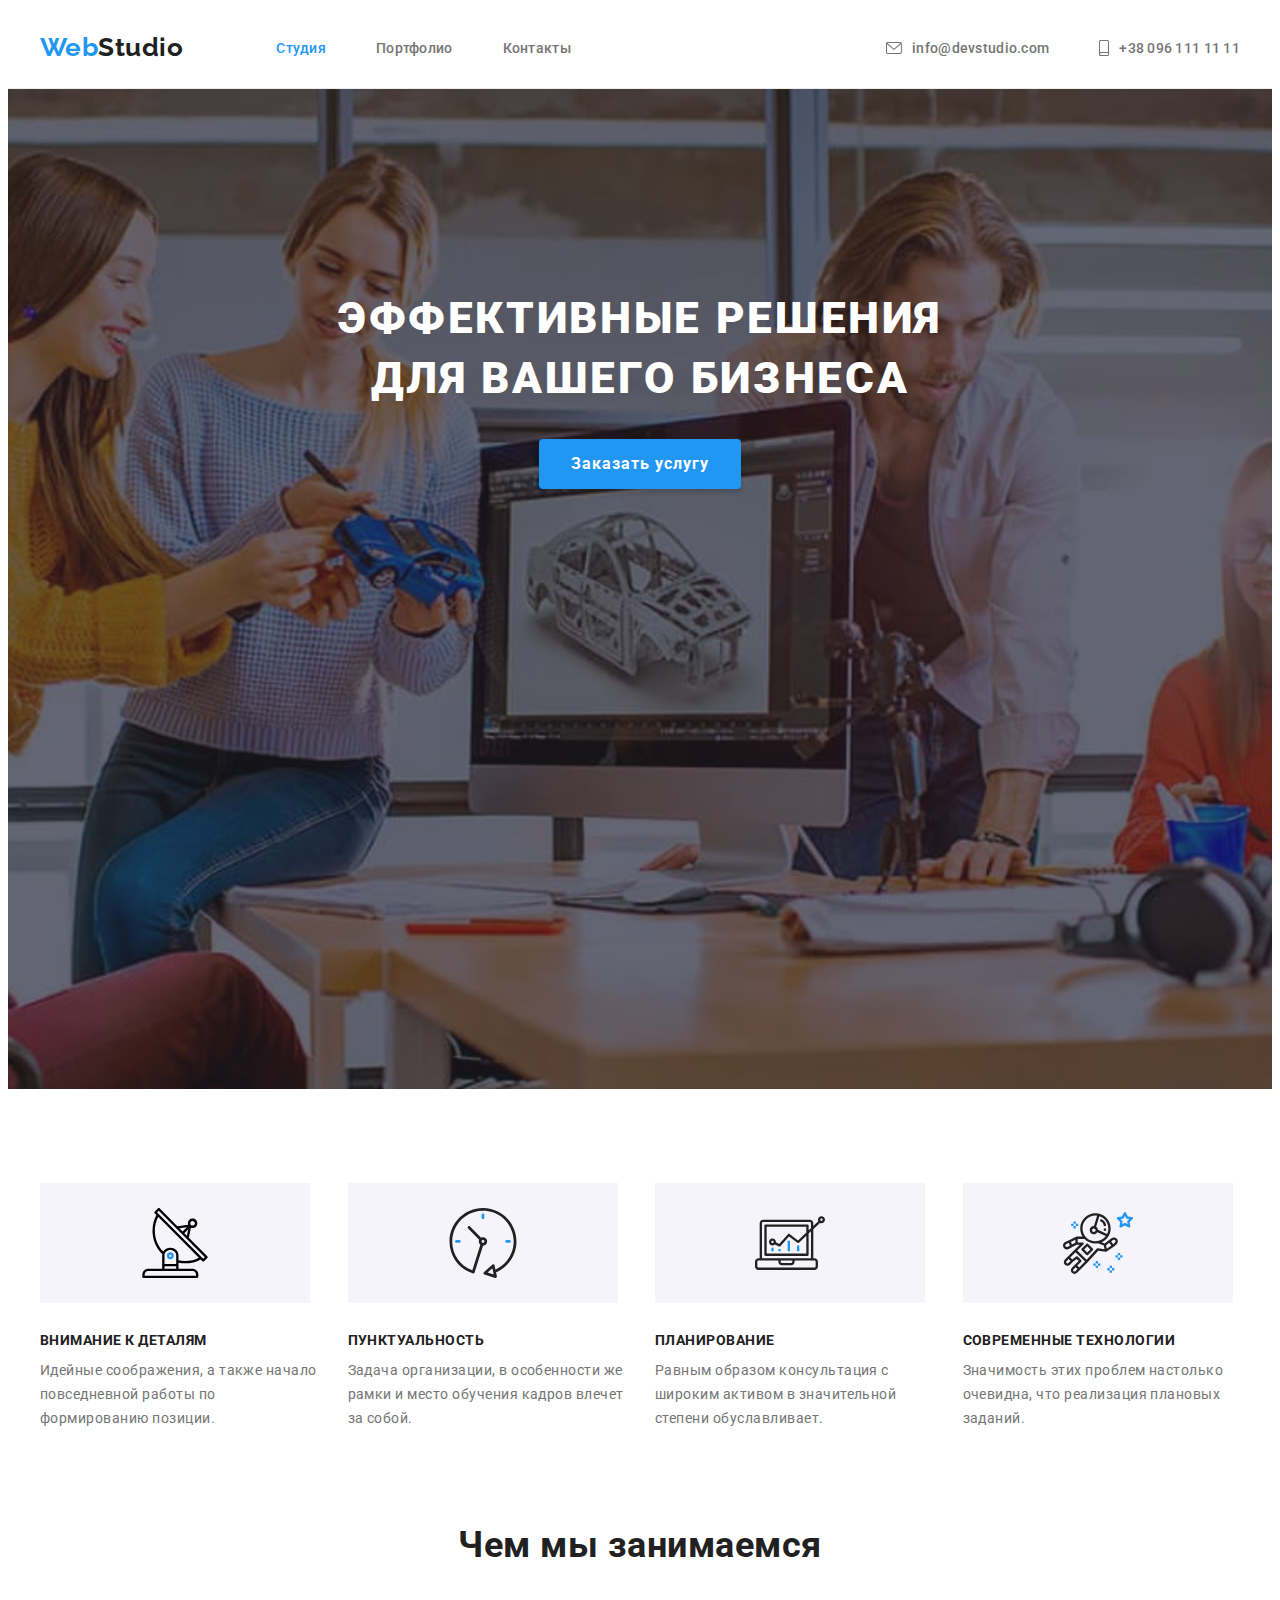
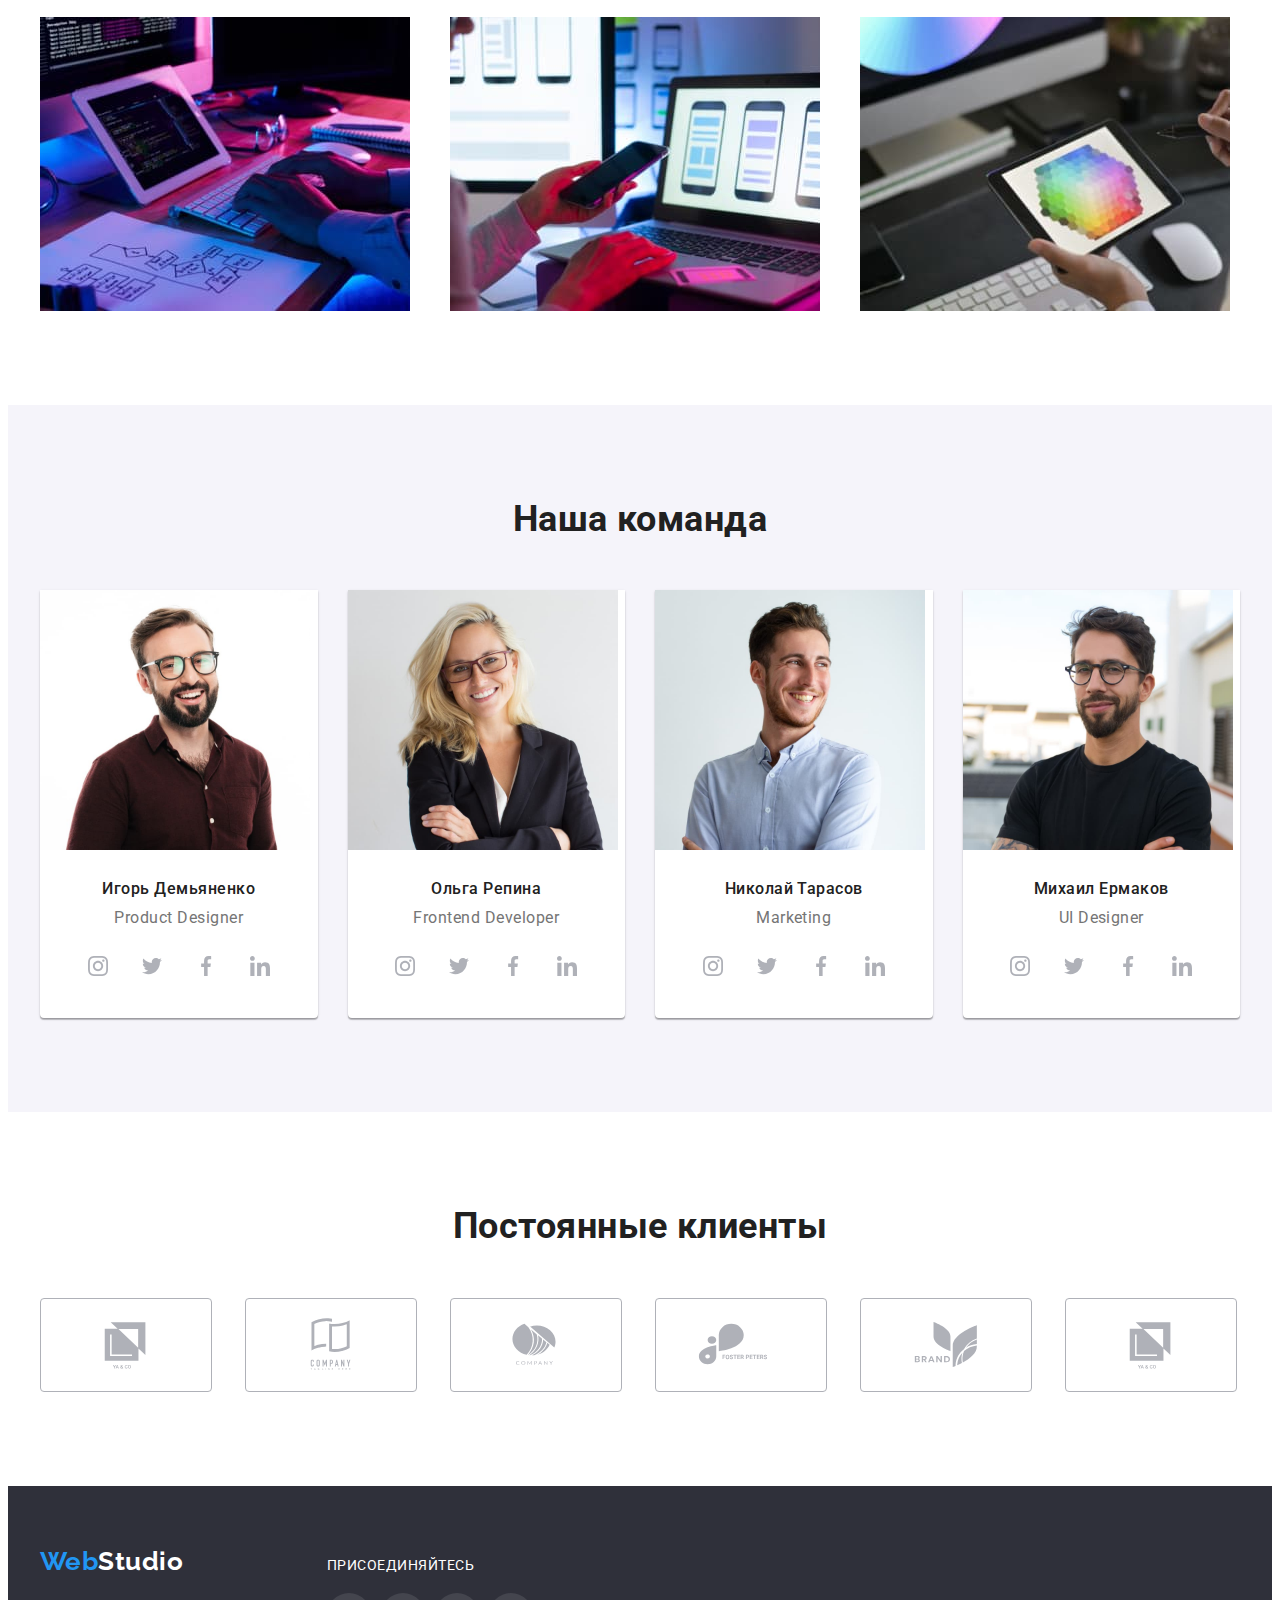
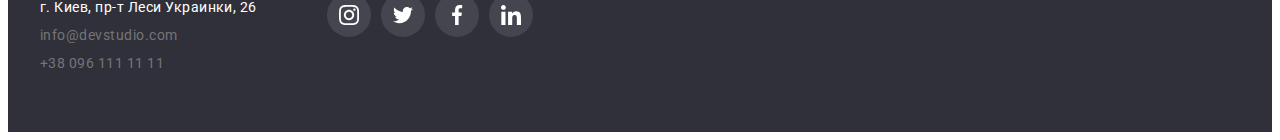
<file: index.html>
<!DOCTYPE html>
<html lang="ru">
  <head>
    <meta charset="UTF-8" />
    <meta http-equiv="X-UA-Compatible" content="IE=edge" />
    <meta name="viewport" content="width=device-width, initial-scale=1.0" />
    <title>WebStudio</title>
    <link rel="preconnect" href="https://fonts.googleapis.com" />
    <link rel="preconnect" href="https://fonts.gstatic.com" crossorigin />
    <link
      href="https://fonts.googleapis.com/css2?family=Raleway:wght@700&family=Roboto:wght@400;500;700;900&display=swap"
      rel="stylesheet"
    />
    <link
      rel="stylesheet"
      href="https://cdnjs.cloudflare.com/ajax/libs/modern-normalize/1.1.0/modern-normalize.min.css"
      integrity="sha512-wpPYUAdjBVSE4KJnH1VR1HeZfpl1ub8YT/NKx4PuQ5NmX2tKuGu6U/JRp5y+Y8XG2tV+wKQpNHVUX03MfMFn9Q=="
      crossorigin="anonymous"
      referrerpolicy="no-referrer"
    />
    <link rel="stylesheet" href="./css/style.css" />
  </head>
  <body>
    <header class="header">
      <div class="container header-wrap">
        <nav class="nav">
          <a class="logo header-logo link" lang="en" href="./index.html">
            <span class="accent">Web</span>Studio</a>
          <ul class="nav-menu-items list">
            <li class="nav-menu-item">
              <a class="nav-menu-link link current" href="./index.html">Студия</a>
            </li>
            <li class="nav-menu-item">
              <a class="nav-menu-link link" href="./portfolio.html">Портфолио</a>
            </li>
            <li class="nav-menu-item">
              <a class="nav-menu-link link" href="">Контакты</a>
            </li>
          </ul>
        </nav>

        <ul class="header-contact-items list">
          <li class="header-contact-item">
            <a class="nav-menu-link contact-link link" href="mailto:info@devstudio.com">
              <svg class="header-contact-icon" width="16" height="12">
                <use href="./images/icons.svg#icon-envelope"></use>
              </svg>info@devstudio.com</a>
          </li>
          <li class="header-contact-item">
            <a class="nav-menu-link contact-link link" href="tel:+380961111111">
              <svg class="header-contact-icon" width="10" height="16">
                <use href="./images/icons.svg#icon-smartphone"></use></svg>+38 096 111 11 11</a>
          </li>
        </ul>
      </div>
    </header>
    <!-- /.header -->

    <main class="main">
      <section class="hero">
        <div class="container">
          <h1 class="hero-title">Эффективные решения для вашего бизнеса</h1>
          <button class="hero-btn" type="button">Заказать услугу</button>
        </div>
      </section>

      <section class="section advantages">
        <div class="container">
          <h2 class="visually-hidden">Наши преимущества</h2>
          <ul class="advantages-items list">
            <li class="advantages-item">
              <div class="advantages-icon-wrap">
                <svg class="advantages-icon" width="70" height="70">
                  <use href="./images/icons.svg#icon-antenna"></use>
                </svg>
              </div>
              <h3 class="advantages-item-title">Внимание к деталям</h3>
              <p class="advantages-descr">
                Идейные соображения, а также начало повседневной работы по формированию позиции.
              </p>
            </li>
            <li class="advantages-item">
              <div class="advantages-icon-wrap">
                <svg class="advantages-icon" width="70" height="70">
                  <use href="./images/icons.svg#icon-clock"></use>
                </svg>
              </div>
              <h3 class="advantages-item-title">Пунктуальность</h3>
              <p class="advantages-descr">
                Задача организации, в особенности же рамки и место обучения кадров влечет за собой.
              </p>
            </li>
            <li class="advantages-item">
              <div class="advantages-icon-wrap">
                <svg class="advantages-icon" width="70" height="70">
                  <use href="./images/icons.svg#icon-diagram"></use>
                </svg>
              </div>
              <h3 class="advantages-item-title">Планирование</h3>
              <p class="advantages-descr">
                Равным образом консультация с широким активом в значительной степени обуславливает.
              </p>
            </li>
            <li class="advantages-item">
              <div class="advantages-icon-wrap">
                <svg class="advantages-icon" width="70" height="70">
                  <use href="./images/icons.svg#icon-astronaut"></use>
                </svg>
              </div>
              <h3 class="advantages-item-title">Современные технологии</h3>
              <p class="advantages-descr">
                Значимость этих проблем настолько очевидна, что реализация плановых заданий.
              </p>
            </li>
          </ul>
        </div>
      </section>

      <section class="section about">
        <div class="container">
          <h2 class="about-title title">Чем мы занимаемся</h2>
          <ul class="about-items list">
            <li class="about-item">
              <img src="./images/box11.jpeg" alt="мужчина печатает на ноутбуке" width="370" />
            </li>
            <li class="about-item">
              <img
                src="./images/box22.jpeg"
                alt="мужчина синхронизирует телефон с ноутбуком"
                width="370"
              />
            </li>
            <li class="about-item">
              <img
                src="./images/box33.jpeg"
                alt="мужчина держит в графический руках планшет"
                width="370"
              />
            </li>
          </ul>
        </div>
      </section>

      <section class="section team">
        <div class="container">
          <h2 class="team-title title">Наша команда</h2>
          <ul class="team-items list">
            <li class="team-item">
              <img src="./images/ihor1.jpeg" alt="Игорь Демьяненко" width="270" />
              <div class="team-item-wrap">
                <h3 class="team-item-title">Игорь Демьяненко</h3>
                <p class="team-item-descr">Product Designer</p>
                <ul class="team-social-items list">
                  <li class="team-social-item">
                    <a href="" class="team-social-link link">
                      <svg class="team-social-icon" width="20" height="20">
                        <use href="./images/icons.svg#icon-instagram"></use>
                      </svg>
                    </a>
                  </li>
                  <li class="team-social-item">
                    <a href="" class="team-social-link link">
                      <svg class="team-social-icon" width="20" height="20">
                        <use href="./images/icons.svg#icon-twitter"></use>
                      </svg>
                    </a>
                  </li>
                  <li class="team-social-item">
                    <a href="" class="team-social-link link">
                      <svg class="team-social-icon" width="20" height="20">
                        <use href="./images/icons.svg#icon-facebook"></use>
                      </svg>
                    </a>
                  </li>
                  <li class="team-social-item">
                    <a href="" class="team-social-link link">
                      <svg class="team-social-icon" width="20" height="20">
                        <use href="./images/icons.svg#icon-linkedin"></use>
                      </svg>
                    </a>
                  </li>
                </ul>
              </div>
            </li>
            <li class="team-item">
              <img src="./images/olha1.jpeg" alt="Ольга Репина" width="270" />
              <div class="team-item-wrap">
                <h3 class="team-item-title">Ольга Репина</h3>
                <p class="team-item-descr">Frontend Developer</p>
                <ul class="team-social-items list">
                  <li class="team-social-item">
                    <a href="" class="team-social-link link">
                      <svg class="team-social-icon" width="20" height="20">
                        <use href="./images/icons.svg#icon-instagram"></use>
                      </svg>
                    </a>
                  </li>
                  <li class="team-social-item">
                    <a href="" class="team-social-link link">
                      <svg class="team-social-icon" width="20" height="20">
                        <use href="./images/icons.svg#icon-twitter"></use>
                      </svg>
                    </a>
                  </li>
                  <li class="team-social-item">
                    <a href="" class="team-social-link link">
                      <svg class="team-social-icon" width="20" height="20">
                        <use href="./images/icons.svg#icon-facebook"></use>
                      </svg>
                    </a>
                  </li>
                  <li class="team-social-item">
                    <a href="" class="team-social-link link">
                      <svg class="team-social-icon" width="20" height="20">
                        <use href="./images/icons.svg#icon-linkedin"></use>
                      </svg>
                    </a>
                  </li>
                </ul>
              </div>
            </li>
            <li class="team-item">
              <img src="./images/nikolai1.jpeg" alt="Ольга Репина" width="270" />
              <div class="team-item-wrap">
                <h3 class="team-item-title">Николай Тарасов</h3>
                <p class="team-item-descr">Marketing</p>
                <ul class="team-social-items list">
                  <li class="team-social-item">
                    <a href="" class="team-social-link link">
                      <svg class="team-social-icon" width="20" height="20">
                        <use href="./images/icons.svg#icon-instagram"></use>
                      </svg>
                    </a>
                  </li>
                  <li class="team-social-item">
                    <a href="" class="team-social-link link">
                      <svg class="team-social-icon" width="20" height="20">
                        <use href="./images/icons.svg#icon-twitter"></use>
                      </svg>
                    </a>
                  </li>
                  <li class="team-social-item">
                    <a href="" class="team-social-link link">
                      <svg class="team-social-icon" width="20" height="20">
                        <use href="./images/icons.svg#icon-facebook"></use>
                      </svg>
                    </a>
                  </li>
                  <li class="team-social-item">
                    <a href="" class="team-social-link link">
                      <svg class="team-social-icon" width="20" height="20">
                        <use href="./images/icons.svg#icon-linkedin"></use>
                      </svg>
                    </a>
                  </li>
                </ul>
              </div>
            </li>
            <li class="team-item">
              <img src="./images/mihail1.jpeg" alt="Михаил Ермаков" width="270" />
              <div class="team-item-wrap">
                <h3 class="team-item-title">Михаил Ермаков</h3>
                <p class="team-item-descr">UI Designer</p>
                <ul class="team-social-items list">
                  <li class="team-social-item">
                    <a href="" class="team-social-link link">
                      <svg class="team-social-icon" width="20" height="20">
                        <use href="./images/icons.svg#icon-instagram"></use>
                      </svg>
                    </a>
                  </li>
                  <li class="team-social-item">
                    <a href="" class="team-social-link link">
                      <svg class="team-social-icon" width="20" height="20">
                        <use href="./images/icons.svg#icon-twitter"></use>
                      </svg>
                    </a>
                  </li>
                  <li class="team-social-item">
                    <a href="" class="team-social-link link">
                      <svg class="team-social-icon" width="20" height="20">
                        <use href="./images/icons.svg#icon-facebook"></use>
                      </svg>
                    </a>
                  </li>
                  <li class="team-social-item">
                    <a href="" class="team-social-link link">
                      <svg class="team-social-icon" width="20" height="20">
                        <use href="./images/icons.svg#icon-linkedin"></use>
                      </svg>
                    </a>
                  </li>
                </ul>
              </div>
            </li>
          </ul>
        </div>
      </section>

      <section class="section customer">
        <div class="container">
          <h2 class="customer-title title">Постоянные клиенты</h2>
          <ul class="costomer-items list">
            <li class="customer-item">
              <a href="" class="customer-link link">
                <svg class="team-social-icon" width="106" height="60">
                  <use href="./images/icons.svg#icon-customer1"></use>
                </svg>
              </a>
            </li>
            <li class="customer-item">
              <a href="" class="customer-link link">
                <svg class="team-social-icon" width="106" height="60">
                  <use href="./images/icons.svg#icon-customer2"></use>
                </svg>
              </a>
            </li>
            <li class="customer-item">
              <a href="" class="customer-link link">
                <svg class="team-social-icon" width="106" height="60">
                  <use href="./images/icons.svg#icon-customer3"></use>
                </svg>
              </a>
            </li>
            <li class="customer-item">
              <a href="" class="customer-link link">
                <svg class="team-social-icon" width="106" height="60">
                  <use href="./images/icons.svg#icon-customer4"></use>
                </svg>
              </a>
            </li>
            <li class="customer-item">
              <a href="" class="customer-link link">
                <svg class="team-social-icon" width="106" height="60">
                  <use href="./images/icons.svg#icon-customer5"></use>
                </svg>
              </a>
            </li>
            <li class="customer-item">
              <a href="" class="customer-link link">
                <svg class="team-social-icon" width="106" height="60">
                  <use href="./images/icons.svg#icon-customer1"></use>
                </svg>
              </a>
            </li>
          </ul>
        </div>
      </section>
      <!-- /.customer -->
    </main>
    <!-- /.main -->

    <footer class="footer">
      <div class="container footer-wrap">
        <div class="footer-left-wrap">
          <a class="logo footer-logo link" href="./index.html">
            <span class="accent">Web</span>Studio</a>
          <address>
            <ul class="list">
              <li class="footer-contact-item">
                <a
                  class="footer-contact-link adress link"
                  href="https://goo.gl/maps/51sRgcLbkEEGanM38"
                  target="_blank"
                  rel="noopener noreferrer nofollow"
                >
                  г. Киев, пр-т Леси Украинки, 26
                </a>
              </li>
              <li class="footer-contact-item">
                <a class="footer-contact-link link" href="mailto:info@devstudio.com"
                  >info@devstudio.com</a
                >
              </li>
              <li class="footer-contact-item">
                <a class="footer-contact-link link" href="tel:+380961111111">+38 096 111 11 11</a>
              </li>
            </ul>
          </address>
        </div>
        <div class="footer-social-wrap">
          <p class="footer-cosial-title">присоединяйтесь</p>
          <ul class="footer-cosial-items list">
            <li class="footer-cosial-item">
              <a href="" class="footer-cosial-link link">
                <svg class="footer-social-icon" width="20" height="20">
                  <use href="./images/icons.svg#icon-instagram"></use>
                </svg>
              </a>
            </li>
            <li class="footer-cosial-item">
              <a href="" class="footer-cosial-link link">
                <svg class="footer-social-icon" width="20" height="20">
                  <use href="./images/icons.svg#icon-twitter"></use>
                </svg>
              </a>
            </li>
            <li class="footer-cosial-item">
              <a href="" class="footer-cosial-link link">
                <svg class="footer-social-icon" width="20" height="20">
                  <use href="./images/icons.svg#icon-facebook"></use>
                </svg>
              </a>
            </li>
            <li class="footer-cosial-item">
              <a href="" class="footer-cosial-link link">
                <svg class="footer-social-icon" width="20" height="20">
                  <use href="./images/icons.svg#icon-linkedin"></use>
                </svg>
              </a>
            </li>
          </ul>
        </div>
      </div>
    </footer>
    <!-- /.footer -->
  </body>
</html>
</file>
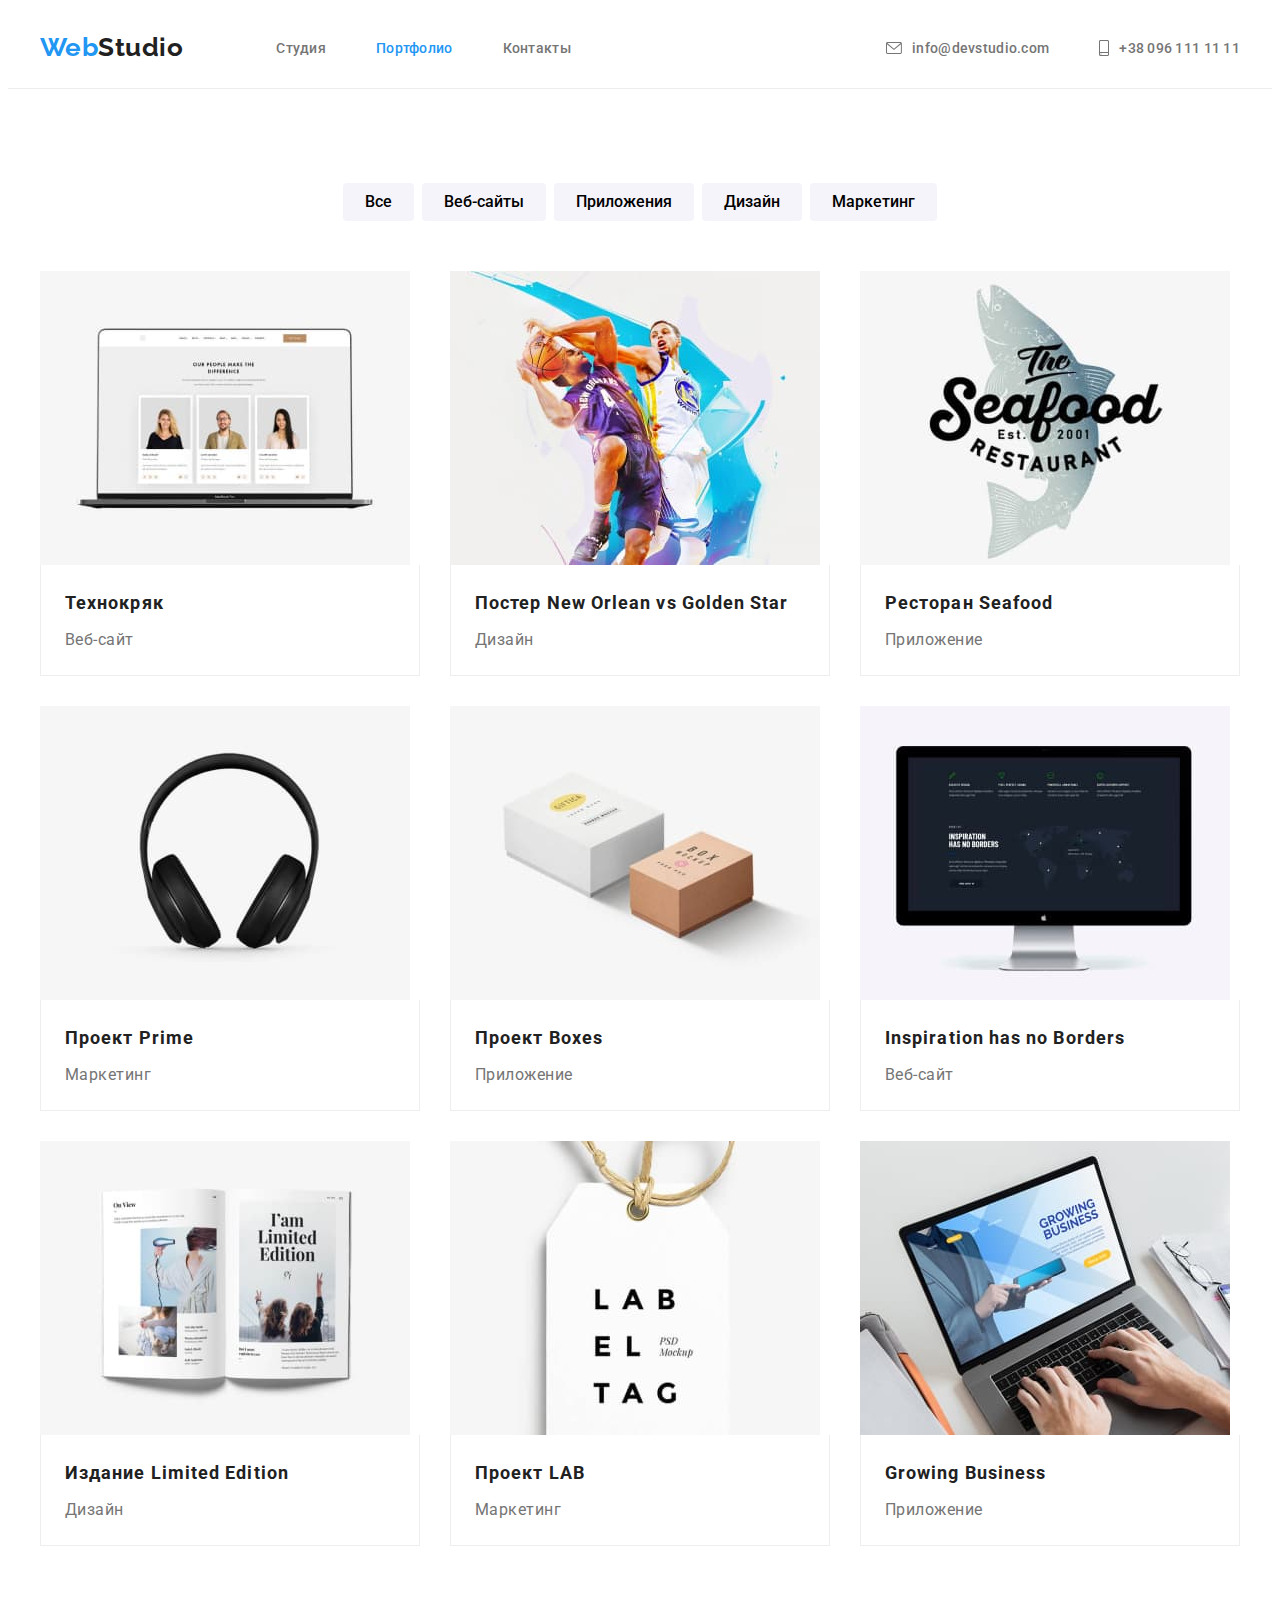
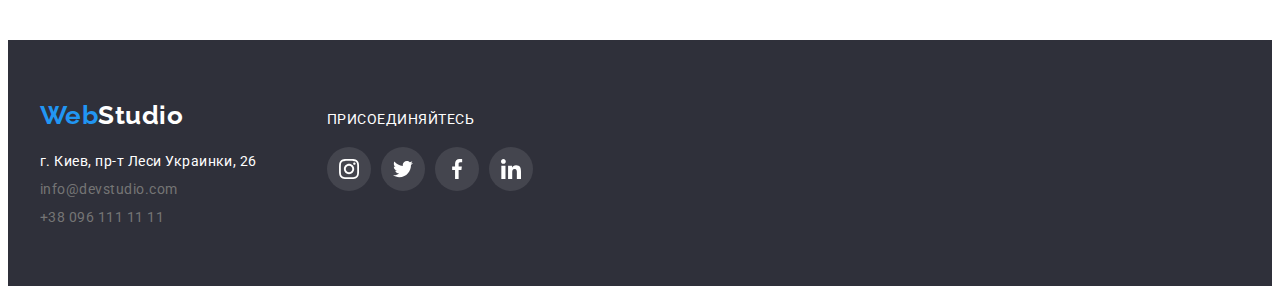
<file: portfolio.html>
<!DOCTYPE html>
<html lang="en">
  <head>
    <meta charset="UTF-8" />
    <meta http-equiv="X-UA-Compatible" content="IE=edge" />
    <meta name="viewport" content="width=device-width, initial-scale=1.0" />
    <title>Портфолио</title>
    <link rel="preconnect" href="https://fonts.googleapis.com" />
    <link rel="preconnect" href="https://fonts.gstatic.com" crossorigin />
    <link
      href="https://fonts.googleapis.com/css2?family=Raleway:wght@700&family=Roboto:wght@400;500;700;900&display=swap"
      rel="stylesheet"
    />
    <link
      rel="stylesheet"
      href="https://cdnjs.cloudflare.com/ajax/libs/modern-normalize/1.1.0/modern-normalize.min.css"
      integrity="sha512-wpPYUAdjBVSE4KJnH1VR1HeZfpl1ub8YT/NKx4PuQ5NmX2tKuGu6U/JRp5y+Y8XG2tV+wKQpNHVUX03MfMFn9Q=="
      crossorigin="anonymous"
      referrerpolicy="no-referrer"
    />
    <link rel="stylesheet" href="./css/style.css" />
  </head>
  <body>
    <header class="header">
      <div class="container header-wrap">
        <nav class="nav">
          <a class="logo header-logo link" href="./index.html">
            <span class="accent">Web</span>Studio</a>

          <ul class="nav-menu-items list">
            <li class="nav-menu-item">
              <a class="nav-menu-link link" href="./index.html">
                Студия
              </a>
            </li>
            <li class="nav-menu-item">
              <a class="nav-menu-link link current" href="./portfolio.html">
                Портфолио
              </a>
            </li>
            <li class="nav-menu-item">
              <a class="nav-menu-link link" href="">Контакты</a>
            </li>
          </ul>
        </nav>

        <ul class="header-contact-items list">
          <li class="header-contact-item">
            <a
              class="nav-menu-link contact-link link"
              href="mailto:info@devstudio.com"
            >
              <svg class="header-contact-icon" width="16" height="12">
                <use href="./images/icons.svg#icon-envelope"></use>
              </svg>
              info@devstudio.com
            </a>
          </li>
          <li class="header-contact-item">
            <a class="nav-menu-link contact-link link" href="tel:+380961111111">
              <svg class="header-contact-icon" width="10" height="16">
                <use href="./images/icons.svg#icon-smartphone"></use>
              </svg>
              +38 096 111 11 11
            </a>
          </li>
        </ul>
      </div>
    </header>
    <!-- /.header -->

    <main class="main">
      <section class="section filter-section">
        <div class="container">
          <h1 hidden>Портфолио</h1>
          <ul class="portfolio-filtr-items list">
            <li class="portfolio-filtr-item">
              <button class="portfolio-filtr-button" type="button">Все</button>
            </li>
            <li class="portfolio-filtr-item">
              <button class="portfolio-filtr-button" type="button">
                Веб-сайты
              </button>
            </li>
            <li class="portfolio-filtr-item">
              <button class="portfolio-filtr-button" type="button">
                Приложения
              </button>
            </li>
            <li class="portfolio-filtr-item">
              <button class="portfolio-filtr-button" type="button">
                Дизайн
              </button>
            </li>
            <li class="portfolio-filtr-item">
              <button class="portfolio-filtr-button" type="button">
                Маркетинг
              </button>
            </li>
          </ul>

          <ul class="portfolio-card-items list">
            <li class="portfolio-card-item">
              <a href="" class="portfolio-card-link link">
                <img
                  src="./images/portfolio/laptop.jpg"
                  alt="ноутбук"
                  width="370"
                  height="294"
                />
                <div class="portfolio-card-wrap">
                  <h2 class="portfolio-card-title">Технокряк</h2>
                  <p class="portfolio-card-content">Веб-сайт</p>
                </div>
              </a>
            </li>
            <li class="portfolio-card-item">
              <a href="" class="portfolio-card-link link">
                <img
                  src="./images/portfolio/basketball.jpg"
                  alt="ноутбук"
                  width="370"
                  height="294"
                />
                <div class="portfolio-card-wrap">
                  <h2 class="portfolio-card-title">
                    Постер New Orlean vs Golden Star
                  </h2>
                  <p class="portfolio-card-content">Дизайн</p>
                </div>
              </a>
            </li>
            <li class="portfolio-card-item">
              <a href="" class="portfolio-card-link link">
                <img
                  src="./images/portfolio/seafood.jpg"
                  alt="ноутбук"
                  width="370"
                  height="294"
                />
                <div class="portfolio-card-wrap">
                  <h2 class="portfolio-card-title">Ресторан Seafood</h2>
                  <p class="portfolio-card-content">Приложение</p>
                </div>
              </a>
            </li>
            <li class="portfolio-card-item">
              <a href="" class="portfolio-card-link link">
                <img
                  src="./images/portfolio/earphones.jpg"
                  alt="ноутбук"
                  width="370"
                  height="294"
                />
                <div class="portfolio-card-wrap">
                  <h2 class="portfolio-card-title">Проект Prime</h2>
                  <p class="portfolio-card-content">Маркетинг</p>
                </div>
              </a>
            </li>
            <li class="portfolio-card-item">
              <a href="" class="portfolio-card-link link">
                <img
                  src="./images/portfolio/boxes.jpg"
                  alt="ноутбук"
                  width="370"
                  height="294"
                />
                <div class="portfolio-card-wrap">
                  <h2 class="portfolio-card-title">Проект Boxes</h2>
                  <p class="portfolio-card-content">Приложение</p>
                </div>
              </a>
            </li>
            <li class="portfolio-card-item">
              <a href="" class="portfolio-card-link link">
                <img
                  src="./images/portfolio/monitor.jpg"
                  alt="ноутбук"
                  width="370"
                  height="294"
                />
                <div class="portfolio-card-wrap">
                  <h2 class="portfolio-card-title">
                    Inspiration has no Borders
                  </h2>
                  <p class="portfolio-card-content">Веб-сайт</p>
                </div>
              </a>
            </li>
            <li class="portfolio-card-item">
              <a href="" class="portfolio-card-link link">
                <img
                  src="./images/portfolio/magazine.jpg"
                  alt="ноутбук"
                  width="370"
                  height="294"
                />
                <div class="portfolio-card-wrap">
                  <h2 class="portfolio-card-title">Издание Limited Edition</h2>
                  <p class="portfolio-card-content">Дизайн</p>
                </div>
              </a>
            </li>
            <li class="portfolio-card-item">
              <a href="" class="portfolio-card-link link">
                <img
                  src="./images/portfolio/labeltag.jpg"
                  alt="ноутбук"
                  width="370"
                  height="294"
                />
                <div class="portfolio-card-wrap">
                  <h2 class="portfolio-card-title">Проект LAB</h2>
                  <p class="portfolio-card-content">Маркетинг</p>
                </div>
              </a>
            </li>
            <li class="portfolio-card-item">
              <a href="" class="portfolio-card-link link">
                <img
                  src="./images/portfolio/growingbusiness.jpg"
                  alt="ноутбук"
                  width="370"
                  height="294"
                />
                <div class="portfolio-card-wrap">
                  <h2 class="portfolio-card-title">Growing Business</h2>
                  <p class="portfolio-card-content">Приложение</p>
                </div>
              </a>
            </li>
          </ul>
        </div>
      </section>
    </main>
    <!-- /.main -->

    <footer class="footer">
      <div class="container footer-wrap">
        <div class="footer-left-wrap">
          <a class="logo footer-logo link" href="./index.html">
            <span class="accent">Web</span>Studio</a>
          <address>
            <ul class="list">
              <li class="footer-contact-item">
                <a
                  class="footer-contact-link adress link"
                  href="https://goo.gl/maps/51sRgcLbkEEGanM38"
                  target="_blank"
                  rel="noopener noreferrer nofollow"
                >
                  г. Киев, пр-т Леси Украинки, 26
                </a>
              </li>
              <li class="footer-contact-item">
                <a
                  class="footer-contact-link link"
                  href="mailto:info@devstudio.com"
                >
                  info@devstudio.com
                </a>
              </li>
              <li class="footer-contact-item">
                <a class="footer-contact-link link" href="tel:+380961111111">
                  +38 096 111 11 11
                </a>
              </li>
            </ul>
          </address>
        </div>
        <div class="footer-social-wrap">
          <p class="footer-cosial-title">присоединяйтесь</p>
          <ul class="footer-cosial-items list">
            <li class="footer-cosial-item">
              <a href="" class="footer-cosial-link link">
                <svg class="footer-social-icon" width="20" height="20">
                  <use href="./images/icons.svg#icon-instagram"></use>
                </svg>
              </a>
            </li>
            <li class="footer-cosial-item">
              <a href="" class="footer-cosial-link link">
                <svg class="footer-social-icon" width="20" height="20">
                  <use href="./images/icons.svg#icon-twitter"></use>
                </svg>
              </a>
            </li>
            <li class="footer-cosial-item">
              <a href="" class="footer-cosial-link link">
                <svg class="footer-social-icon" width="20" height="20">
                  <use href="./images/icons.svg#icon-facebook"></use>
                </svg>
              </a>
            </li>
            <li class="footer-cosial-item">
              <a href="" class="footer-cosial-link link">
                <svg class="footer-social-icon" width="20" height="20">
                  <use href="./images/icons.svg#icon-linkedin"></use>
                </svg>
              </a>
            </li>
          </ul>
        </div>
      </div>
    </footer>
    <!-- /.footer -->
  </body>
</html>
</file>
<file: css/style.css>
:root {
  --backgraund-first-color: #2f303a;
  --background-second-color: #f5f4fa;

  --background-link-grey: #f5f4fa;
  --link-grey: #afb1b8;

  --white-color: #ffffff;
  --main-text-color: #212121;
  --second-text-color: #757575;

  --accent-color: #2196f3;

  --button-hover: #188ce8;
}

p,
h1,
h2,
h3,
h4,
h5,
h6 {
  margin: 0;
}

ul {
  margin: 0;
  padding: 0;
}

img {
  display: block;
}

span {
  display: inline-block;
}

body {
  font-family: 'Roboto', sans-serif;
  color: var(--main-text-color);
  letter-spacing: 0.03em;
}

.list {
  list-style: none;
}

.link {
  text-decoration: none;
}

.container {
  width: 1200px;
  padding-left: 15px;
  padding-right: 15px;
  margin-left: auto;
  margin-right: auto;
}

.section {
  padding-top: 94px;
  padding-bottom: 94px;
}

.visually-hidden {
  position: absolute;
  white-space: nowrap;
  width: 1px;
  height: 1px;
  overflow: hidden;
  border: 0;
  padding: 0;
  clip: rect(0 0 0 0);
  clip-path: inset(50%);
  margin: -1px;
}

/* --------------------------- HEADER ------------------------ */
.header {
  border-bottom: 1px solid #ececec; 
}

.header-wrap,
.nav,
.nav-menu-items {
  display: flex;
  align-items: center;
}

.logo {
  font-family: 'Raleway', sans-serif;
  font-weight: 700;
  font-size: 26px;
  line-height: 1.19;
  color: var(--main-text-color);
}

.header-logo {
  margin-right: 93px;
  padding-top: 24px;
  padding-bottom: 25px;
}

.nav-menu-item:not(:last-child) {
  margin-right: 50px;
}

.header-contact-items {
  display: flex;
  align-items: center;
  margin-left: auto;
}

.header-contact-item {
  color: currentColor;
  font-size: 32px;
}

.header-contact-item:not(:first-child) {
  margin-left: 50px;
}

.nav-menu-link {
  display: flex;
  align-items: center;
  
  font-weight: 500;
  font-size: 14px;
  line-height: 1.15;
  letter-spacing: 0.02em;
  color: initial;

  padding-top: 32px;
  padding-bottom: 32px;

  color: var(--second-text-color);
}

.header-contact-icon {
  fill: currentColor;
  margin-right: 10px;
}

.nav-menu-link.contact-link {
  color: var(--second-text-color);
}

.nav-menu-link:hover,
.nav-menu-link:focus,
.accent,
.nav-menu-link.current {
  color: var(--accent-color);
}

/* ------------------------------------- HERO ------------------------------------ */
.hero {
  max-width: 1600px;
  height: 600px;
  margin: 0 auto;

  background-color: var(--backgraund-first-color);

  padding-top: 200px;
  padding-bottom: 200px;

  background-image: linear-gradient(rgba(47, 48, 58, 0.4), rgba(47, 48, 58, 0.4)), url(../images/hero_bg.jpeg);
  background-repeat: no-repeat;
  background-position: center;
  background-size: cover;
}

.hero-title {
  font-weight: 900;
  font-size: 44px;
  line-height: 1.36;
  text-align: center;
  letter-spacing: 0.06em;
  color: var(--white-color);
  text-transform: uppercase;

  margin-bottom: 30px;

  max-width: 696px;
  margin-left: auto;
  margin-right: auto;
}

.hero-btn {
  display: block;

  font-family: inherit;
  font-weight: 700;
  font-size: 16px;
  line-height: 1.87;
  letter-spacing: 0.06em;

  cursor: pointer;

  color: var(--white-color);
  background-color: var(--accent-color);
  border: none;
  border-radius: 4px;
  box-shadow: 0px 4px 4px rgba(0, 0, 0, 0.15);
  padding: 10px 32px;

  margin-left: auto;
  margin-right: auto;
}

.hero-btn:hover,
.hero-btn:focus {
  background-color: var(--button-hover);
}

/* -------------------------------- ADVANTAGES --------------------------------- */
.advantages {
  padding-bottom: 0;
}

.advantages-items {
  display: flex;
  flex-wrap: wrap;

  margin-top: -30px;
  margin-left: -30px;
}

.advantages-item {
  margin-top: 30px;
  margin-left: 30px;

  flex-basis: calc((100% - 120px) / 4);
}

.advantages-icon-wrap {
  width: 270px;
  height: 120px;
  background-color: var(--background-second-color);
  margin-bottom: 30px;

  display: flex;
  align-items: center;
  justify-content: center;
}

.advantages-item-title {
  font-weight: 700;
  font-size: 14px;
  line-height: 1.14;
  text-transform: uppercase;

  margin-bottom: 10px;
}

.advantages-descr {
  font-size: 14px;
  line-height: 1.71;
  color: var(--second-text-color);
}

/* ABOUT US */
.title {
  font-weight: 700;
  font-size: 36px;
  line-height: 1.16;
  text-align: center;

  margin-bottom: 50px;
}

.about-items {
  display: flex;
  flex-wrap: wrap;

  margin-top: -30px;
  margin-left: -30px;
}

.about-item {
  margin-top: 30px;
  margin-left: 30px;

  flex-basis: calc((100% - 90px) / 3);
}

/* ------------------------------------- TEAM ------------------------------- */
.team {
  background-color: var(--background-second-color);
}

.team-items {
  display: flex;
  flex-wrap: wrap;

  margin-top: -30px;
  margin-left: -30px;
}

.team-item {
  margin-top: 30px;
  margin-left: 30px;
  background-color: var(--white-color);
  box-shadow: 0px 1px 3px rgba(0, 0, 0, 0.12), 0px 1px 1px rgba(0, 0, 0, 0.14), 0px 2px 1px rgba(0, 0, 0, 0.2);
  border-radius: 0px 0px 4px 4px;

  flex-basis: calc((100% - 120px) / 4);
}

.team-item-wrap {
  padding-top: 30px;
  padding-bottom: 30px;
}

.team-item-title {
  font-weight: 500;
  font-size: 16px;
  line-height: 1.18;
  text-align: center;

  margin-bottom: 10px;
}

.team-item-descr {
  font-size: 16px;
  line-height: 1.18;
  text-align: center;
  color: var(--second-text-color);

  margin-bottom: 16px;
}

.team-social-items {
  display: flex;
  justify-content: center;
}

.team-social-item:not(:last-child) {
  margin-right: 10px;
}

.team-social-link {
  width: 44px;
  height: 44px;
  border-radius: 50%;
  display: flex;
  align-items: center;
  justify-content: center;

  color: #afb1b8;
}

.team-social-icon {
  fill: currentColor;
}

.team-social-link:hover,
.team-social-link:focus {
  background-color: var(--accent-color);
  color: var(--white-color);
}
/* ------------------------------------- TEAM ------------------------------- */

.costomer-items {
  display: flex;
  flex-wrap: wrap;
  margin-left: -30px;
  margin-bottom: -30px;
}

.customer-item {
  flex-basis: calc((100% - 180px) / 6);
  margin-left: 30px;
  margin-bottom: 30px;
}

.customer-link {
  width: 170px;
  height: 92px;
  border: 1px solid var(--link-grey);
  border-radius: 4px;

  display: flex;
  align-items: center;
  justify-content: center;

  color: var(--link-grey);
}

.team-social-icon {
  fill: currentColor;
}

.customer-link:hover,
.customer-link:focus {
  color: var(--accent-color);
  border: 1px solid var(--accent-color);
  border-radius: 4px;
}

/* ------------------------------------ FOOTER ------------------------------- */

.footer {
  background-color: var(--backgraund-first-color);

  padding-top: 60px;
  padding-bottom: 60px;
}

.footer-wrap {
  display: flex;
  align-items: baseline;
}

.footer-left-wrap {
  margin-right: 70px;
}

.footer-logo {
  color: var(--white-color);

  display: block;
  margin-bottom: 20px;
}
.footer-contact-item:not(:last-child) {
  margin-bottom: 9px;
}

.footer-contact-link {
  font-style: normal;
  font-size: 14px;
  line-height: 1.15;
  color: var(--second-text-color);
}

.footer-contact-link.adress {
  color: var(--white-color);
}

.footer-contact-link:hover,
.footer-contact-link:focus {
  color: var(--accent-color);
}

.footer-cosial-items {
  display: flex;
}
.footer-cosial-item:not(:last-child) {
  margin-right: 10px;
}

.footer-cosial-title {
  font-size: 14px;
  line-height: calc(16 / 14);
  text-transform: uppercase;
  color: var(--white-color);

  margin-bottom: 20px;
}

.footer-cosial-link {
  width: 44px;
  height: 44px;
  border-radius: 50%;

  display: flex;
  align-items: center;
  justify-content: center;

  background-color: rgba(255, 255, 255, 0.1);
  color: var(--white-color);
}

.footer-social-icon {
  fill: currentColor;
}

.footer-cosial-link:hover,
.footer-cosial-link:hover {
  background-color: var(--accent-color);
}

/* -------------------------------------- FILTERS ---------------------------- */
.portfolio-filtr-items {
  display: flex;
  justify-content: center;

  margin-bottom: 50px;
}

.portfolio-filtr-item:not(:last-child) {
  margin-right: 8px;
}

.portfolio-filtr-button {
  font-family: inherit;
  font-weight: 500;
  font-size: 16px;
  line-height: 1.62;
  background-color: var(--background-second-color);
  border: none;
  cursor: pointer;

  padding: 6px 22px;
  border-radius: 4px;
}

.portfolio-filtr-button:hover,
.portfolio-filtr-button:focus {
  color: var(--white-color);
  background-color: var(--accent-color);
  box-shadow: 0px 3px 1px rgba(0, 0, 0, 0.1), 0px 1px 2px rgba(0, 0, 0, 0.08), 0px 2px 2px rgba(0, 0, 0, 0.12);
  border-radius: 4px;
}

.portfolio-card-items {
  display: flex;
  flex-wrap: wrap;

  margin-top: -30px;
  margin-left: -30px;
}
.portfolio-card-item {
  margin-top: 30px;
  margin-left: 30px;

  flex-basis: calc((100% - 90px) / 3);
}

.portfolio-card-link {
  display: block;
}

.portfolio-card-link:hover,
.portfolio-card-link:focus {
  box-shadow: 0px 1px 1px rgba(0, 0, 0, 0.12), 0px 4px 4px rgba(0, 0, 0, 0.06), 1px 4px 6px rgba(0, 0, 0, 0.16);
}

.portfolio-card-wrap {
  padding-top: 20px;
  padding-bottom: 20px;

  border: 1px solid #eeeeee;
  border-top: none;
  padding: 20px 24px;
}
.portfolio-card-title {
  font-weight: 700;
  font-size: 18px;
  line-height: 2;
  letter-spacing: 0.06em;
  color: var(--main-text-color);

  margin-bottom: 4px;
}
.portfolio-card-content {
  font-size: 16px;
  line-height: 1.87;
  color: var(--second-text-color);
}
</file>
